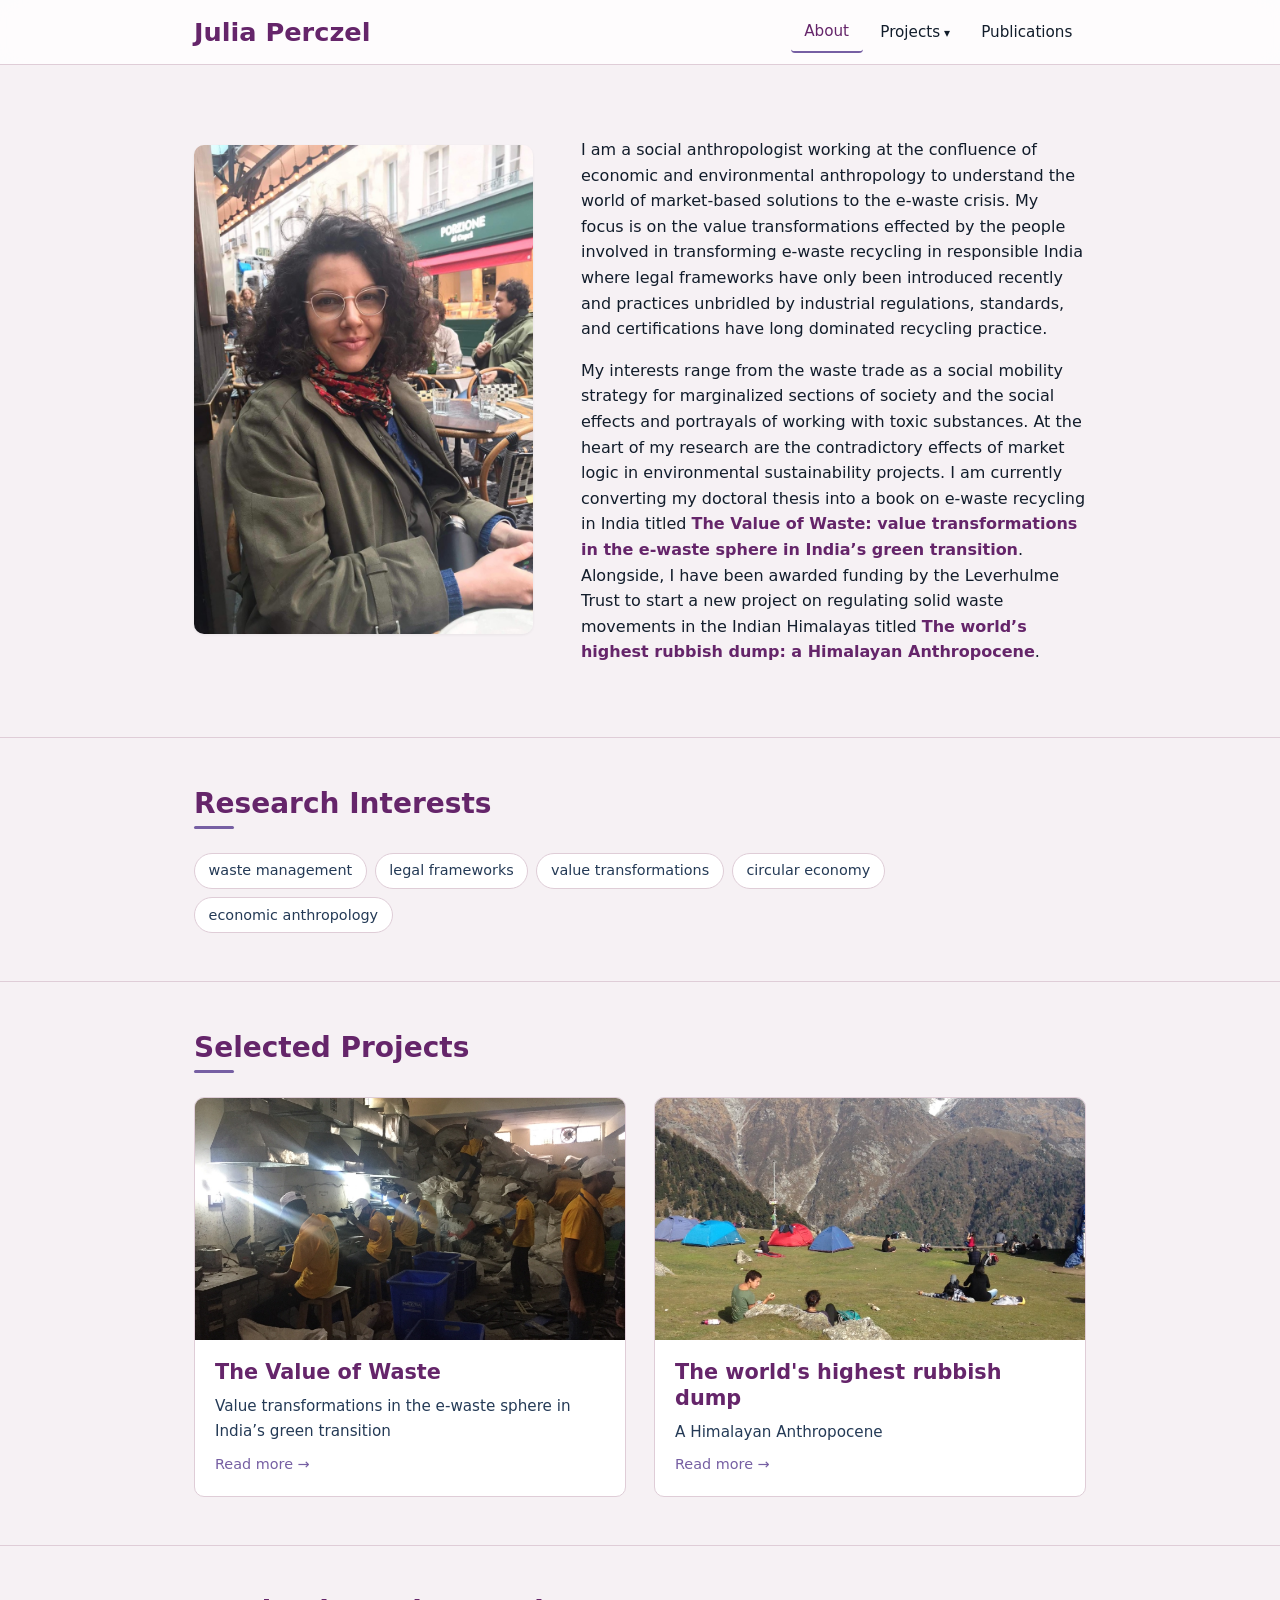
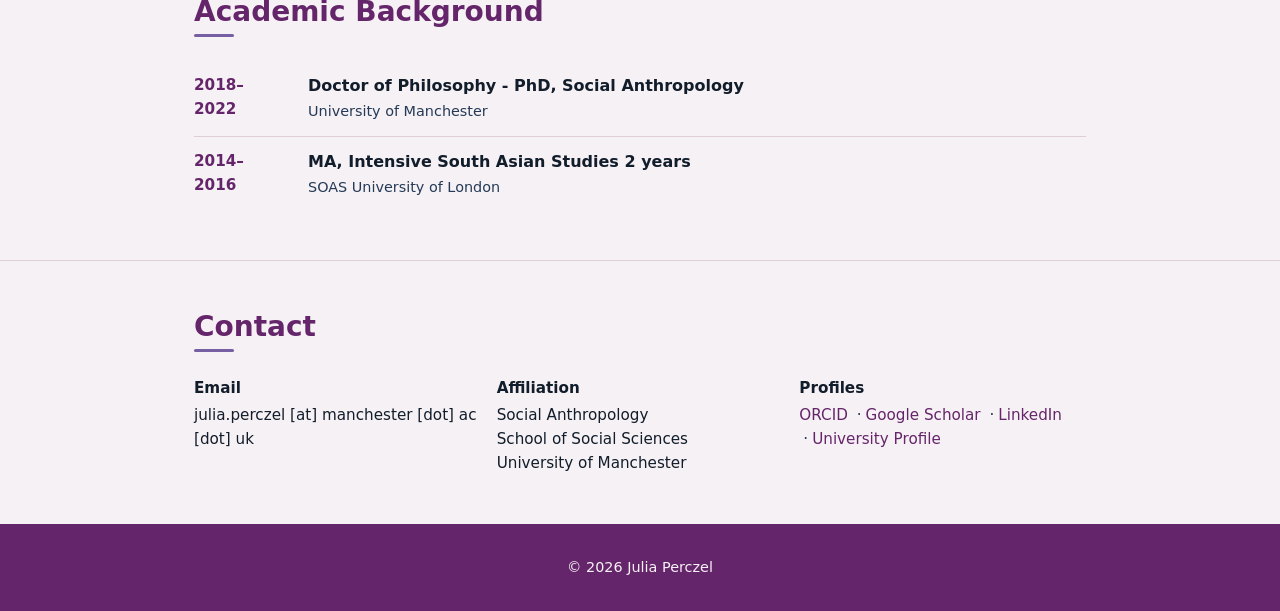
<file: index.html>
<!doctype html><html lang=en><head><meta charset=UTF-8><meta name=viewport content="width=device-width,initial-scale=1"><title>Julia Perczel</title><link rel=canonical href=https://juliaperczel.github.io/><meta name=description content="Julia Perczel - social anthropologist researching market-based solutions to the e-waste crisis and waste in the Indian Himalayas."><meta property="og:title" content="Julia Perczel - Social Anthropologist"><meta property="og:description" content="Julia Perczel - social anthropologist researching market-based solutions to the e-waste crisis and waste in the Indian Himalayas."><meta property="og:type" content="website"><meta property="og:url" content="https://juliaperczel.github.io/"><meta name=twitter:card content="summary"><meta name=twitter:title content="Julia Perczel - Social Anthropologist"><meta name=twitter:description content="Julia Perczel - social anthropologist researching market-based solutions to the e-waste crisis and waste in the Indian Himalayas."><link rel=icon href="data:image/svg+xml,<svg xmlns='http://www.w3.org/2000/svg' viewBox='0 0 64 64'><rect width='64' height='64' rx='10' fill='%23363636'/><text x='32' y='44' font-family='sans-serif' font-size='34' font-weight='700' fill='%23ffffff' text-anchor='middle'>JP</text></svg>"><link rel=stylesheet href=/css/style.css></head><body><header class=site-header><div class=container><a href=/ class=site-title>Julia Perczel</a>
<button class=menu-toggle aria-label="Toggle navigation" aria-expanded=false>
<span></span><span></span><span></span></button><nav><ul class=nav-list id=nav-list><li><a href=/ class=active>About</a></li><li class=dropdown><button type=button class=dropdown-toggle aria-haspopup=true aria-expanded=false>Projects</button><ul class=dropdown-menu><li><a href=/e-waste/>E-Waste</a></li><li><a href=/himalayan-waste/>Himalayan Waste</a></li></ul></li><li><a href=/publications/>Publications</a></li></ul></nav></div></header><main><h1 class=visually-hidden>Julia Perczel</h1><section class=hero><div class="container hero-grid"><img src=/images/profile.jpg alt="Julia Perczel" class=profile-image loading=lazy decoding=async><div class=hero-text><p>I am a social anthropologist working at the confluence of economic and environmental anthropology to
understand the world of market-based solutions to the e-waste crisis. My focus is on the value
transformations effected by the people involved in transforming e-waste recycling in responsible India
where legal frameworks have only been introduced recently and practices unbridled by industrial
regulations, standards, and certifications have long dominated recycling practice.</p><p>My interests range from the waste trade as a social mobility
strategy for marginalized sections of society and the social
effects and portrayals of working with toxic substances. At the
heart of my research are the contradictory effects of market logic
in environmental sustainability projects. I am currently converting
my doctoral thesis into a book on e-waste recycling in India titled
<strong><a href=https://juliaperczel.github.io/e-waste/>The Value of Waste: value transformations in the e-waste sphere
in India’s green transition</a></strong>. Alongside, I have been awarded funding
by the Leverhulme Trust to start a new project on regulating solid
waste movements in the Indian Himalayas titled
<strong><a href=https://juliaperczel.github.io/himalayan-waste/>The world’s highest rubbish dump:
a Himalayan Anthropocene</a></strong>.</p></div></div></section><section><div class=container><h2 class=section-heading>Research Interests</h2><ul class=interests-list><li>waste management</li><li>legal frameworks</li><li>value transformations</li><li>circular economy</li><li>economic anthropology</li></ul></div></section><section><div class=container><h2 class=section-heading>Selected Projects</h2><div class=project-cards><a href=/e-waste/ class=project-card><img src=/images/e-waste-hero.jpg alt loading=lazy decoding=async><div class=project-card-body><h3>The Value of Waste</h3><p>Value transformations in the e-waste sphere in India’s green transition</p><span class=project-card-more>Read more →</span></div></a><a href=/himalayan-waste/ class=project-card><img src=/images/himalayan-hero.jpg alt loading=lazy decoding=async><div class=project-card-body><h3>The world's highest rubbish dump</h3><p>A Himalayan Anthropocene</p><span class=project-card-more>Read more →</span></div></a></div></div></section><section><div class=container><h2 class=section-heading>Academic Background</h2><div class=timeline><div class=timeline-entry><div class=timeline-year>2018–2022</div><div class=timeline-desc><strong>Doctor of Philosophy - PhD, Social Anthropology</strong>
<span>University of Manchester</span></div></div><div class=timeline-entry><div class=timeline-year>2014–2016</div><div class=timeline-desc><strong>MA, Intensive South Asian Studies 2 years</strong>
<span>SOAS University of London</span></div></div></div></div></section><section><div class=container><h2 class=section-heading>Contact</h2><div class=contact-grid><div class=contact-item><strong>Email</strong>
<span>julia.perczel [at] manchester [dot] ac [dot] uk</span></div><div class=contact-item><strong>Affiliation</strong>
<span>Social Anthropology<br>School of Social Sciences<br>University of Manchester</span></div><div class=contact-item><strong>Profiles</strong>
<a href=https://orcid.org/0000-0003-0117-3803 target=_blank rel=noopener>ORCID</a>
<a href="https://scholar.google.com/citations?user=1sy3N78AAAAJ&hl=en&oi=ao" target=_blank rel=noopener>Google Scholar</a>
<a href=https://www.linkedin.com/in/julia-perczel-87187861/ target=_blank rel=noopener>LinkedIn</a>
<a href=https://research.manchester.ac.uk/en/persons/julia.perczel/ target=_blank rel=noopener>University
Profile</a></div></div></div></section></main><footer class=site-footer><div class=container><div class=footer-inner><span>&copy; 2026 Julia Perczel</span></div></div></footer><script>(function(){var e=document.querySelector(".menu-toggle"),t=document.getElementById("nav-list");e.addEventListener("click",function(){var n=t.classList.toggle("open");e.setAttribute("aria-expanded",n)}),document.querySelectorAll(".dropdown-toggle").forEach(function(e){e.addEventListener("click",function(t){t.preventDefault();var n=e.closest(".dropdown"),s=n.classList.toggle("open");e.setAttribute("aria-expanded",s)})}),document.addEventListener("click",function(e){e.target.closest(".dropdown")||document.querySelectorAll(".dropdown.open").forEach(function(e){e.classList.remove("open");var t=e.querySelector(".dropdown-toggle");t&&t.setAttribute("aria-expanded","false")})})})()</script></body></html>
</file>
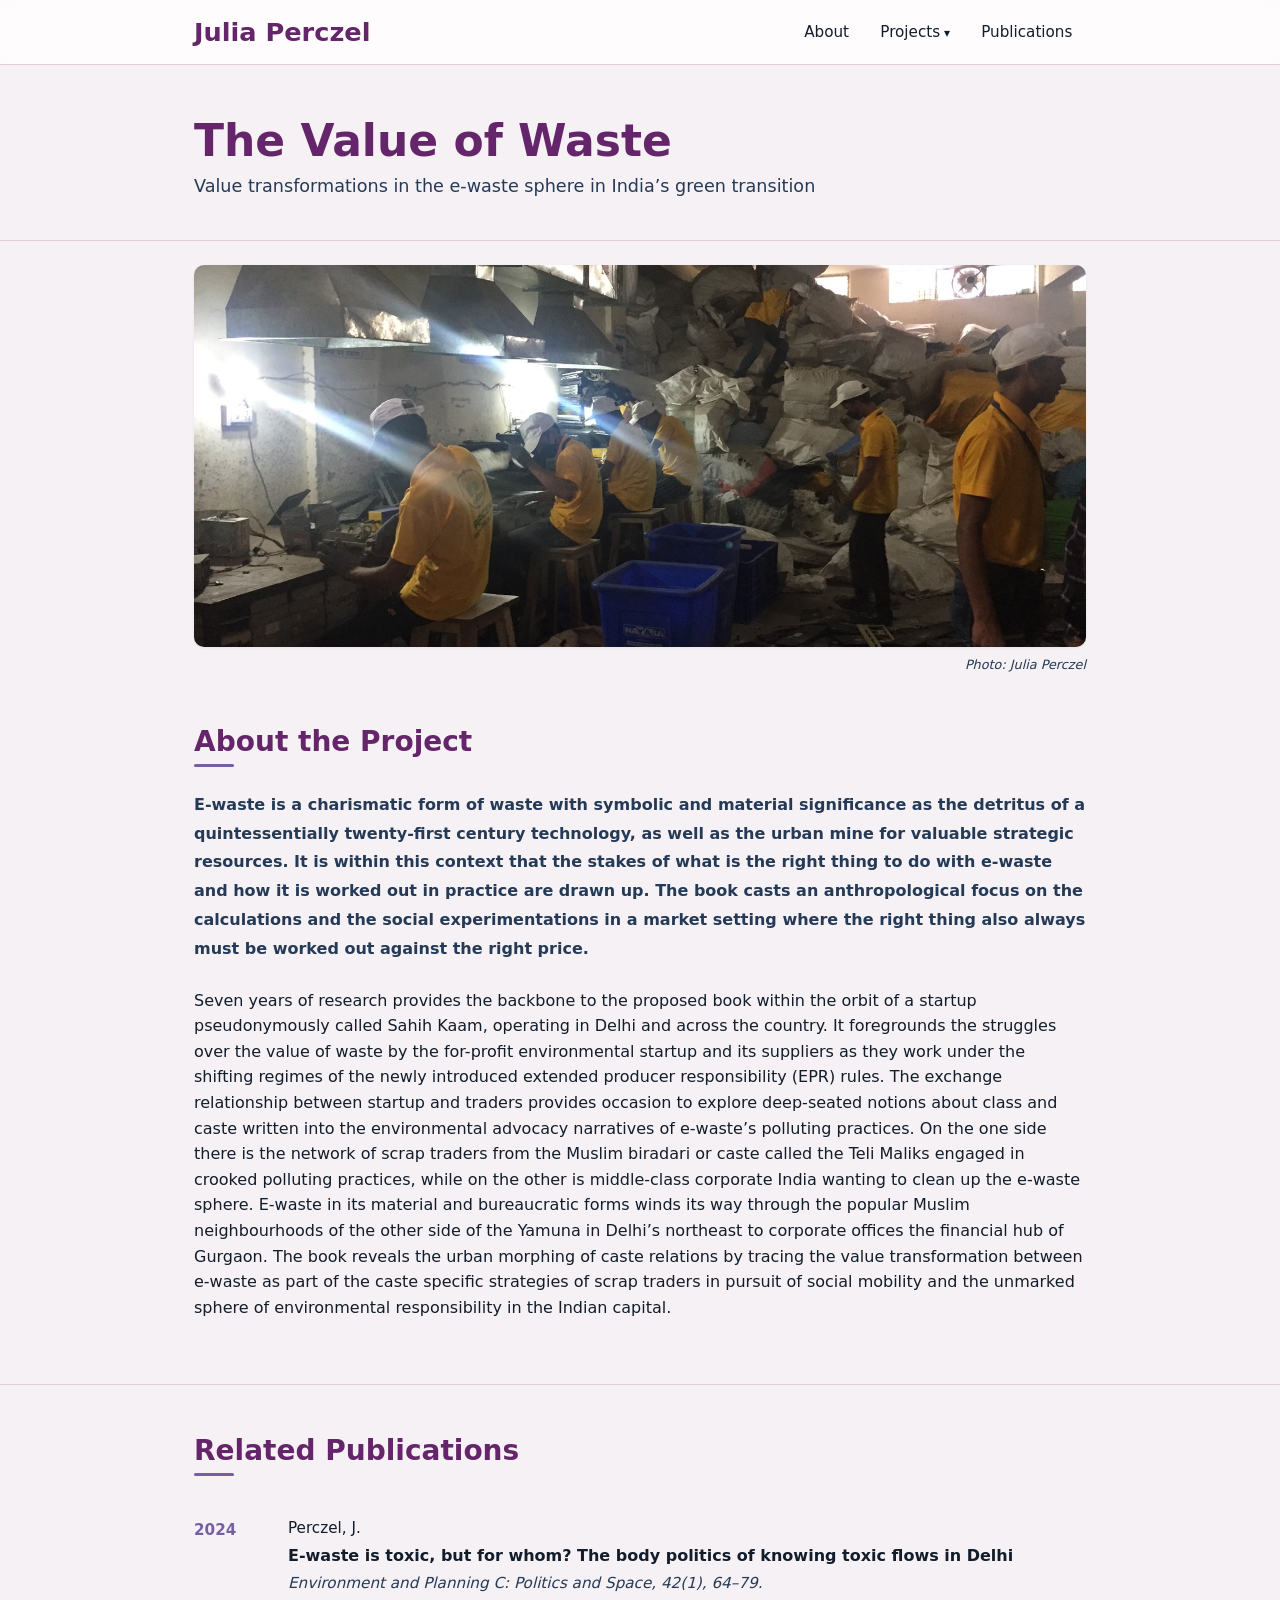
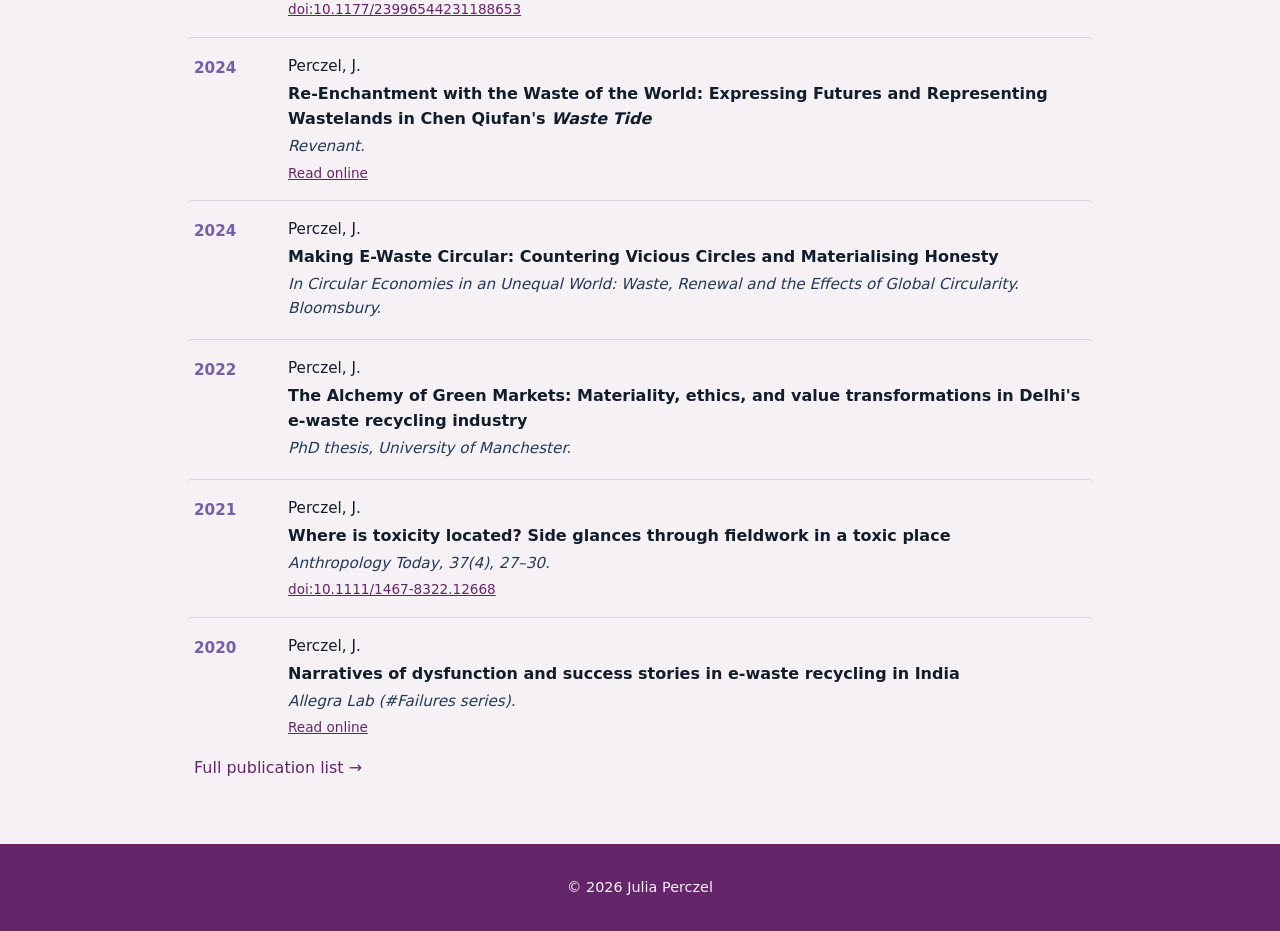
<file: e-waste/index.html>
<!doctype html><html lang=en><head><meta charset=UTF-8><meta name=viewport content="width=device-width,initial-scale=1"><title>The Value of Waste - Julia Perczel</title><link rel=canonical href=https://juliaperczel.github.io/e-waste/><meta name=description content="Julia Perczel - social anthropologist researching market-based solutions to the e-waste crisis and waste in the Indian Himalayas."><meta property="og:title" content="The Value of Waste - Julia Perczel"><meta property="og:description" content="Julia Perczel - social anthropologist researching market-based solutions to the e-waste crisis and waste in the Indian Himalayas."><meta property="og:type" content="website"><meta property="og:url" content="https://juliaperczel.github.io/e-waste/"><meta name=twitter:card content="summary"><meta name=twitter:title content="The Value of Waste - Julia Perczel"><meta name=twitter:description content="Julia Perczel - social anthropologist researching market-based solutions to the e-waste crisis and waste in the Indian Himalayas."><link rel=icon href="data:image/svg+xml,<svg xmlns='http://www.w3.org/2000/svg' viewBox='0 0 64 64'><rect width='64' height='64' rx='10' fill='%23363636'/><text x='32' y='44' font-family='sans-serif' font-size='34' font-weight='700' fill='%23ffffff' text-anchor='middle'>JP</text></svg>"><link rel=stylesheet href=/css/style.css></head><body><header class=site-header><div class=container><a href=/ class=site-title>Julia Perczel</a>
<button class=menu-toggle aria-label="Toggle navigation" aria-expanded=false>
<span></span><span></span><span></span></button><nav><ul class=nav-list id=nav-list><li><a href=/>About</a></li><li class=dropdown><button type=button class="dropdown-toggle active" aria-haspopup=true aria-expanded=false>Projects</button><ul class=dropdown-menu><li><a href=/e-waste/ class=active>E-Waste</a></li><li><a href=/himalayan-waste/>Himalayan Waste</a></li></ul></li><li><a href=/publications/>Publications</a></li></ul></nav></div></header><main><section class=page-header><div class=container><h1>The Value of Waste</h1><p class=subtitle>Value transformations in the e-waste sphere in India’s green transition</p></div></section><section class=project-hero-image><div class=container><img src=/images/e-waste-hero.jpg alt="A pile of assorted electronic components" class=project-hero loading=lazy decoding=async><p class=hero-credit>Photo: Julia Perczel</p></div></section><section><div class=container><h2 class=section-heading>About the Project</h2><div class=project-body><p>E-waste is a charismatic form of waste with symbolic and material significance as the detritus of a
quintessentially twenty-first century technology, as well as the urban mine for valuable strategic resources.
It is within this context that the stakes of what is the right thing to do with e-waste and how it is worked
out in practice are drawn up. The book casts an anthropological focus on the calculations and the social
experimentations in a market setting where the right thing also always must be worked out against the right
price.</p><p>Seven years of research provides the backbone to the proposed book within the orbit of a startup
pseudonymously called Sahih Kaam, operating in Delhi and across the country. It foregrounds the struggles over
the value of waste by the for-profit environmental startup and its suppliers as they work under the shifting
regimes of the newly introduced extended producer responsibility (EPR) rules. The exchange relationship
between startup and traders provides occasion to explore deep-seated notions about class and caste written
into the environmental advocacy narratives of e-waste’s polluting practices. On the one side there is the
network of scrap traders from the Muslim biradari or caste called the Teli Maliks engaged in crooked polluting
practices, while on the other is middle-class corporate India wanting to clean up the e-waste sphere. E-waste
in its material and bureaucratic forms winds its way through the popular Muslim neighbourhoods of the other
side of the Yamuna in Delhi’s northeast to corporate offices the financial hub of Gurgaon. The book reveals
the urban morphing of caste relations by tracing the value transformation between e-waste as part of the caste
specific strategies of scrap traders in pursuit of social mobility and the unmarked sphere of environmental
responsibility in the Indian capital.</p></div></div></section><section><div class=container><h2 class=section-heading>Related Publications</h2><div class=pub-entry><div class=pub-year>2024</div><div class=pub-meta><p class=authors>Perczel, J.</p><p class=pub-title>E-waste is toxic, but for whom? The body politics of knowing toxic flows in Delhi</p><p class=pub-venue>Environment and Planning C: Politics and Space, 42(1), 64–79.</p><p class=pub-doi><a href=https://doi.org/10.1177/23996544231188653 target=_blank rel=noopener>doi:10.1177/23996544231188653</a></p></div></div><div class=pub-entry><div class=pub-year>2024</div><div class=pub-meta><p class=authors>Perczel, J.</p><p class=pub-title>Re-Enchantment with the Waste of the World: Expressing Futures and Representing Wastelands in Chen Qiufan's <em>Waste Tide</em></p><p class=pub-venue>Revenant.</p><p class=pub-doi><a href=https://www.revenantjournal.com/contents/re-enchantment-with-the-waste-of-the-world-expressing-futures-and-representing-wastelands-in-chen-qiufans-waste-tide/ target=_blank rel=noopener>Read online</a></p></div></div><div class=pub-entry><div class=pub-year>2024</div><div class=pub-meta><p class=authors>Perczel, J.</p><p class=pub-title>Making E-Waste Circular: Countering Vicious Circles and Materialising Honesty</p><p class=pub-venue>In <em>Circular Economies in an Unequal World: Waste, Renewal and the Effects of Global Circularity</em>. Bloomsbury.</p></div></div><div class=pub-entry><div class=pub-year>2022</div><div class=pub-meta><p class=authors>Perczel, J.</p><p class=pub-title>The Alchemy of Green Markets: Materiality, ethics, and value transformations in Delhi's e-waste recycling industry</p><p class=pub-venue>PhD thesis, University of Manchester.</p></div></div><div class=pub-entry><div class=pub-year>2021</div><div class=pub-meta><p class=authors>Perczel, J.</p><p class=pub-title>Where is toxicity located? Side glances through fieldwork in a toxic place</p><p class=pub-venue>Anthropology Today, 37(4), 27–30.</p><p class=pub-doi><a href=https://doi.org/10.1111/1467-8322.12668 target=_blank rel=noopener>doi:10.1111/1467-8322.12668</a></p></div></div><div class=pub-entry><div class=pub-year>2020</div><div class=pub-meta><p class=authors>Perczel, J.</p><p class=pub-title>Narratives of dysfunction and success stories in e-waste recycling in India</p><p class=pub-venue>Allegra Lab (#Failures series).</p><p class=pub-doi><a href=https://allegralaboratory.net/narratives-of-dysfunction-and-success-stories-in-e-waste-recycling-in-india/ target=_blank rel=noopener>Read online</a></p></div></div><p class=pub-more><a href=/publications/>Full publication list →</a></p></div></section></main><footer class=site-footer><div class=container><div class=footer-inner><span>&copy; 2026 Julia Perczel</span></div></div></footer><script>(function(){var e=document.querySelector(".menu-toggle"),t=document.getElementById("nav-list");e.addEventListener("click",function(){var n=t.classList.toggle("open");e.setAttribute("aria-expanded",n)}),document.querySelectorAll(".dropdown-toggle").forEach(function(e){e.addEventListener("click",function(t){t.preventDefault();var n=e.closest(".dropdown"),s=n.classList.toggle("open");e.setAttribute("aria-expanded",s)})}),document.addEventListener("click",function(e){e.target.closest(".dropdown")||document.querySelectorAll(".dropdown.open").forEach(function(e){e.classList.remove("open");var t=e.querySelector(".dropdown-toggle");t&&t.setAttribute("aria-expanded","false")})})})()</script></body></html>
</file>
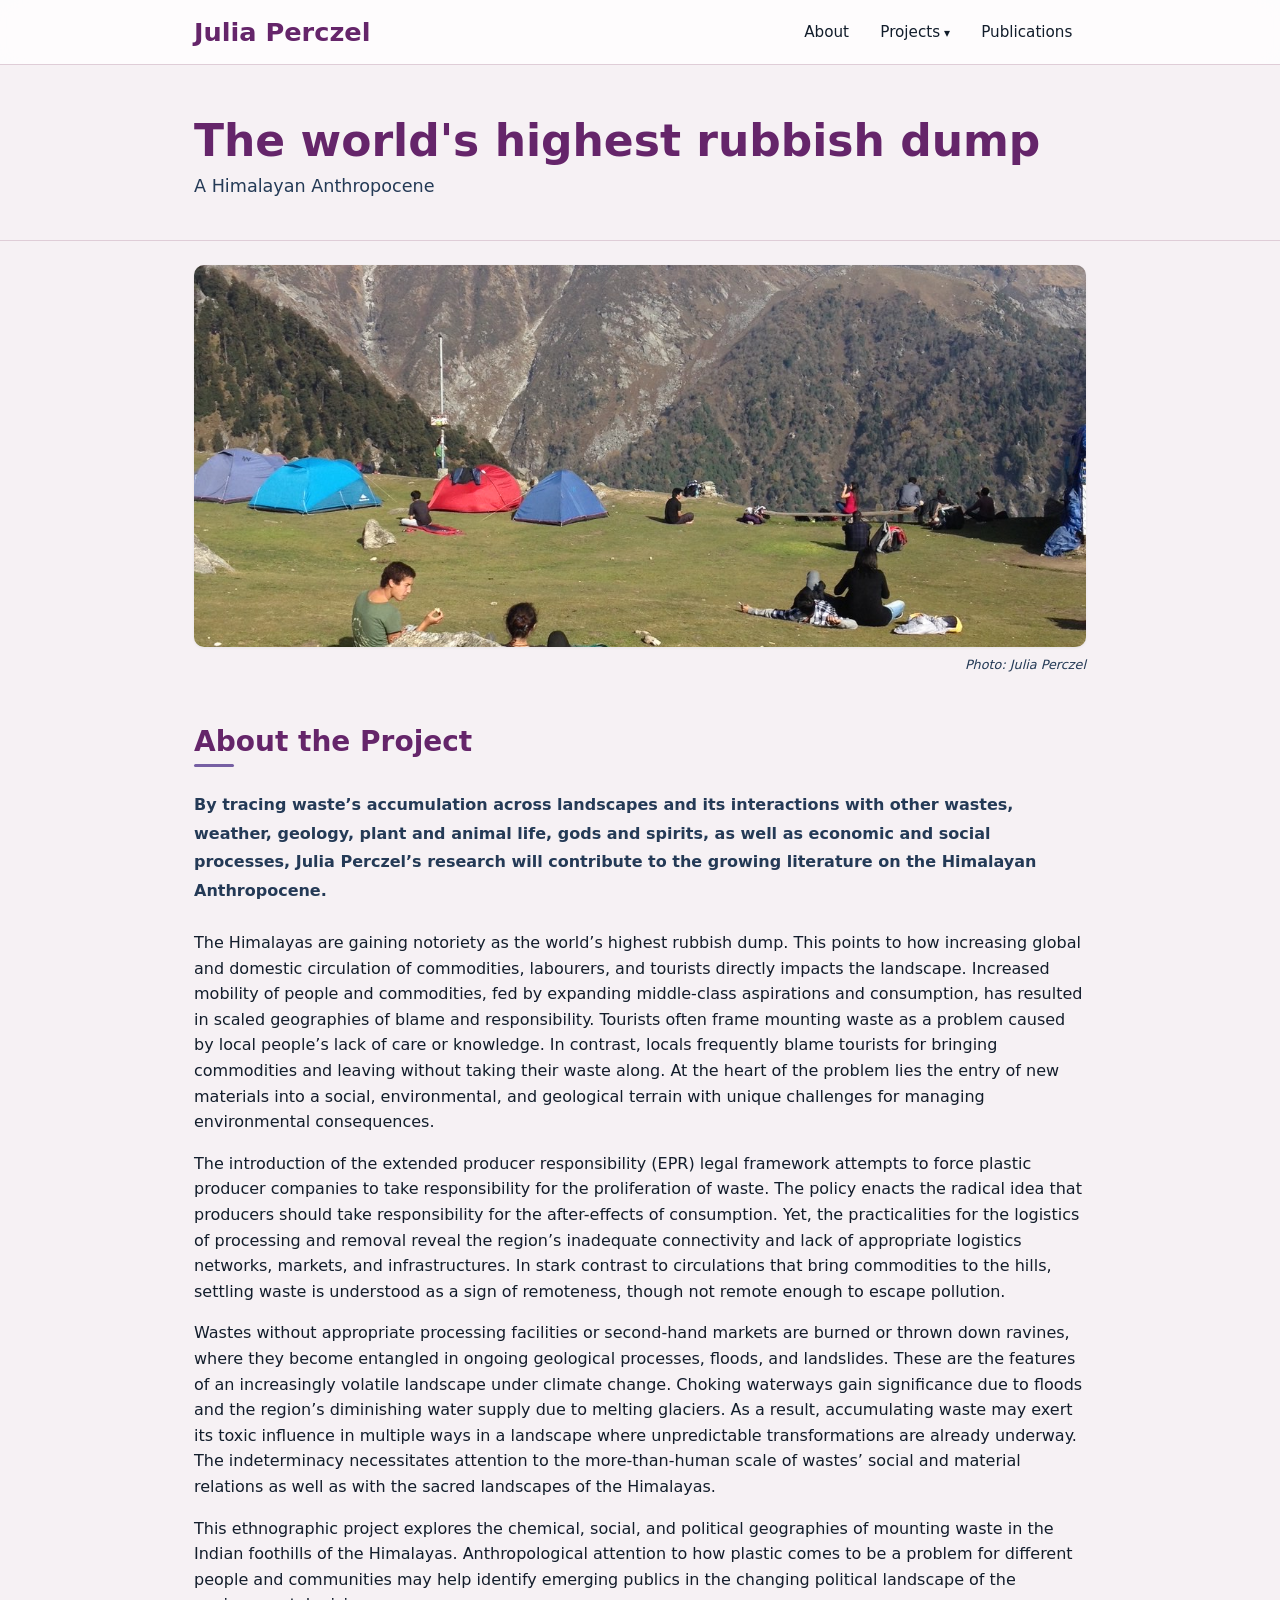
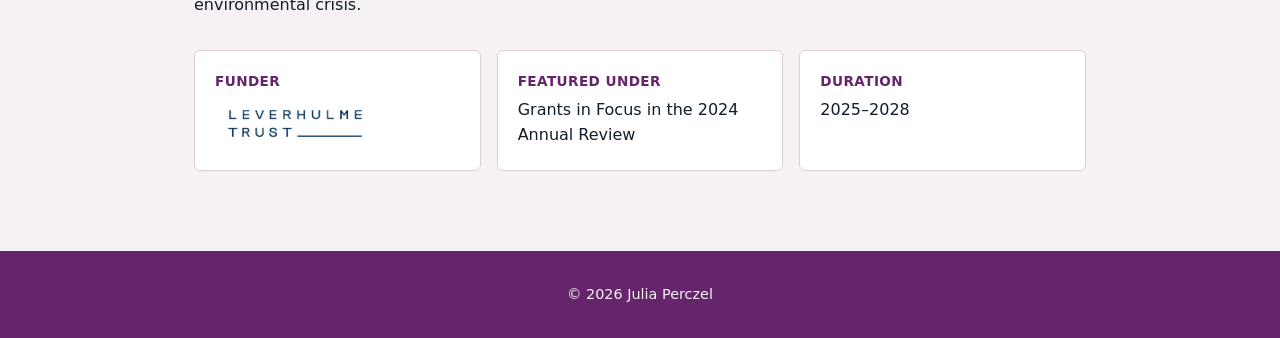
<file: himalayan-waste/index.html>
<!doctype html><html lang=en><head><meta charset=UTF-8><meta name=viewport content="width=device-width,initial-scale=1"><title>The world's highest rubbish dump - Julia Perczel</title><link rel=canonical href=https://juliaperczel.github.io/himalayan-waste/><meta name=description content="Julia Perczel - social anthropologist researching market-based solutions to the e-waste crisis and waste in the Indian Himalayas."><meta property="og:title" content="The world's highest rubbish dump - Julia Perczel"><meta property="og:description" content="Julia Perczel - social anthropologist researching market-based solutions to the e-waste crisis and waste in the Indian Himalayas."><meta property="og:type" content="website"><meta property="og:url" content="https://juliaperczel.github.io/himalayan-waste/"><meta name=twitter:card content="summary"><meta name=twitter:title content="The world's highest rubbish dump - Julia Perczel"><meta name=twitter:description content="Julia Perczel - social anthropologist researching market-based solutions to the e-waste crisis and waste in the Indian Himalayas."><link rel=icon href="data:image/svg+xml,<svg xmlns='http://www.w3.org/2000/svg' viewBox='0 0 64 64'><rect width='64' height='64' rx='10' fill='%23363636'/><text x='32' y='44' font-family='sans-serif' font-size='34' font-weight='700' fill='%23ffffff' text-anchor='middle'>JP</text></svg>"><link rel=stylesheet href=/css/style.css></head><body><header class=site-header><div class=container><a href=/ class=site-title>Julia Perczel</a>
<button class=menu-toggle aria-label="Toggle navigation" aria-expanded=false>
<span></span><span></span><span></span></button><nav><ul class=nav-list id=nav-list><li><a href=/>About</a></li><li class=dropdown><button type=button class="dropdown-toggle active" aria-haspopup=true aria-expanded=false>Projects</button><ul class=dropdown-menu><li><a href=/e-waste/>E-Waste</a></li><li><a href=/himalayan-waste/ class=active>Himalayan Waste</a></li></ul></li><li><a href=/publications/>Publications</a></li></ul></nav></div></header><main><section class=page-header><div class=container><h1>The world's highest rubbish dump</h1><p class=subtitle>A Himalayan Anthropocene</p></div></section><section class=project-hero-image><div class=container><img src=/images/himalayan-hero.jpg alt="Snow-covered rocky mountain" class=project-hero loading=lazy decoding=async><p class=hero-credit>Photo: Julia Perczel</p></div></section><section><div class=container><h2 class=section-heading>About the Project</h2><div class=project-body><p>By tracing waste’s accumulation across landscapes and its interactions with other wastes, weather, geology,
plant and animal life, gods and spirits, as well as economic and social processes, Julia Perczel’s research
will contribute to the growing literature on the Himalayan Anthropocene.</p><p>The Himalayas are gaining notoriety as the world’s highest rubbish dump. This points to how increasing global
and domestic circulation of commodities, labourers, and tourists directly impacts the landscape. Increased
mobility of people and commodities, fed by expanding middle-class aspirations and consumption, has resulted in
scaled geographies of blame and responsibility. Tourists often frame mounting waste as a problem caused by
local people’s lack of care or knowledge. In contrast, locals frequently blame tourists for bringing
commodities and leaving without taking their waste along. At the heart of the problem lies the entry of new
materials into a social, environmental, and geological terrain with unique challenges for managing
environmental consequences.</p><p>The introduction of the extended producer responsibility (EPR) legal framework attempts to force plastic
producer companies to take responsibility for the proliferation of waste. The policy enacts the radical idea
that producers should take responsibility for the after-effects of consumption. Yet, the practicalities for
the logistics of processing and removal reveal the region’s inadequate connectivity and lack of appropriate
logistics networks, markets, and infrastructures. In stark contrast to circulations that bring commodities to
the hills, settling waste is understood as a sign of remoteness, though not remote enough to escape pollution.</p><p>Wastes without appropriate processing facilities or second-hand markets are burned or thrown down ravines,
where they become entangled in ongoing geological processes, floods, and landslides. These are the features of
an increasingly volatile landscape under climate change. Choking waterways gain significance due to floods and
the region’s diminishing water supply due to melting glaciers. As a result, accumulating waste may exert its
toxic influence in multiple ways in a landscape where unpredictable transformations are already underway. The
indeterminacy necessitates attention to the more-than-human scale of wastes’ social and material relations as
well as with the sacred landscapes of the Himalayas.</p><p>This ethnographic project explores the chemical, social, and political geographies of mounting waste in the
Indian foothills of the Himalayas. Anthropological attention to how plastic comes to be a problem for
different people and communities may help identify emerging publics in the changing political landscape of the
environmental crisis.</p></div><div class=detail-cards><div class=detail-card><strong>Funder</strong>
<a class=detail-link href=https://www.leverhulme.ac.uk/ target=_blank rel=noopener><img class=detail-logo src=/images/Leverhulme_Trust_RGB_blue.jpg alt="Leverhulme Trust"></a></div><div class=detail-card><strong>Featured under</strong>
<a class=detail-link href="https://www.flipsnack.com/leverhulmetrust/2024-annual-review/full-view.html?p=60" target=_blank rel=noopener>Grants in Focus in the 2024 Annual Review</a></div><div class=detail-card><strong>Duration</strong>
2025–2028</div></div></div></section></main><footer class=site-footer><div class=container><div class=footer-inner><span>&copy; 2026 Julia Perczel</span></div></div></footer><script>(function(){var e=document.querySelector(".menu-toggle"),t=document.getElementById("nav-list");e.addEventListener("click",function(){var n=t.classList.toggle("open");e.setAttribute("aria-expanded",n)}),document.querySelectorAll(".dropdown-toggle").forEach(function(e){e.addEventListener("click",function(t){t.preventDefault();var n=e.closest(".dropdown"),s=n.classList.toggle("open");e.setAttribute("aria-expanded",s)})}),document.addEventListener("click",function(e){e.target.closest(".dropdown")||document.querySelectorAll(".dropdown.open").forEach(function(e){e.classList.remove("open");var t=e.querySelector(".dropdown-toggle");t&&t.setAttribute("aria-expanded","false")})})})()</script></body></html>
</file>
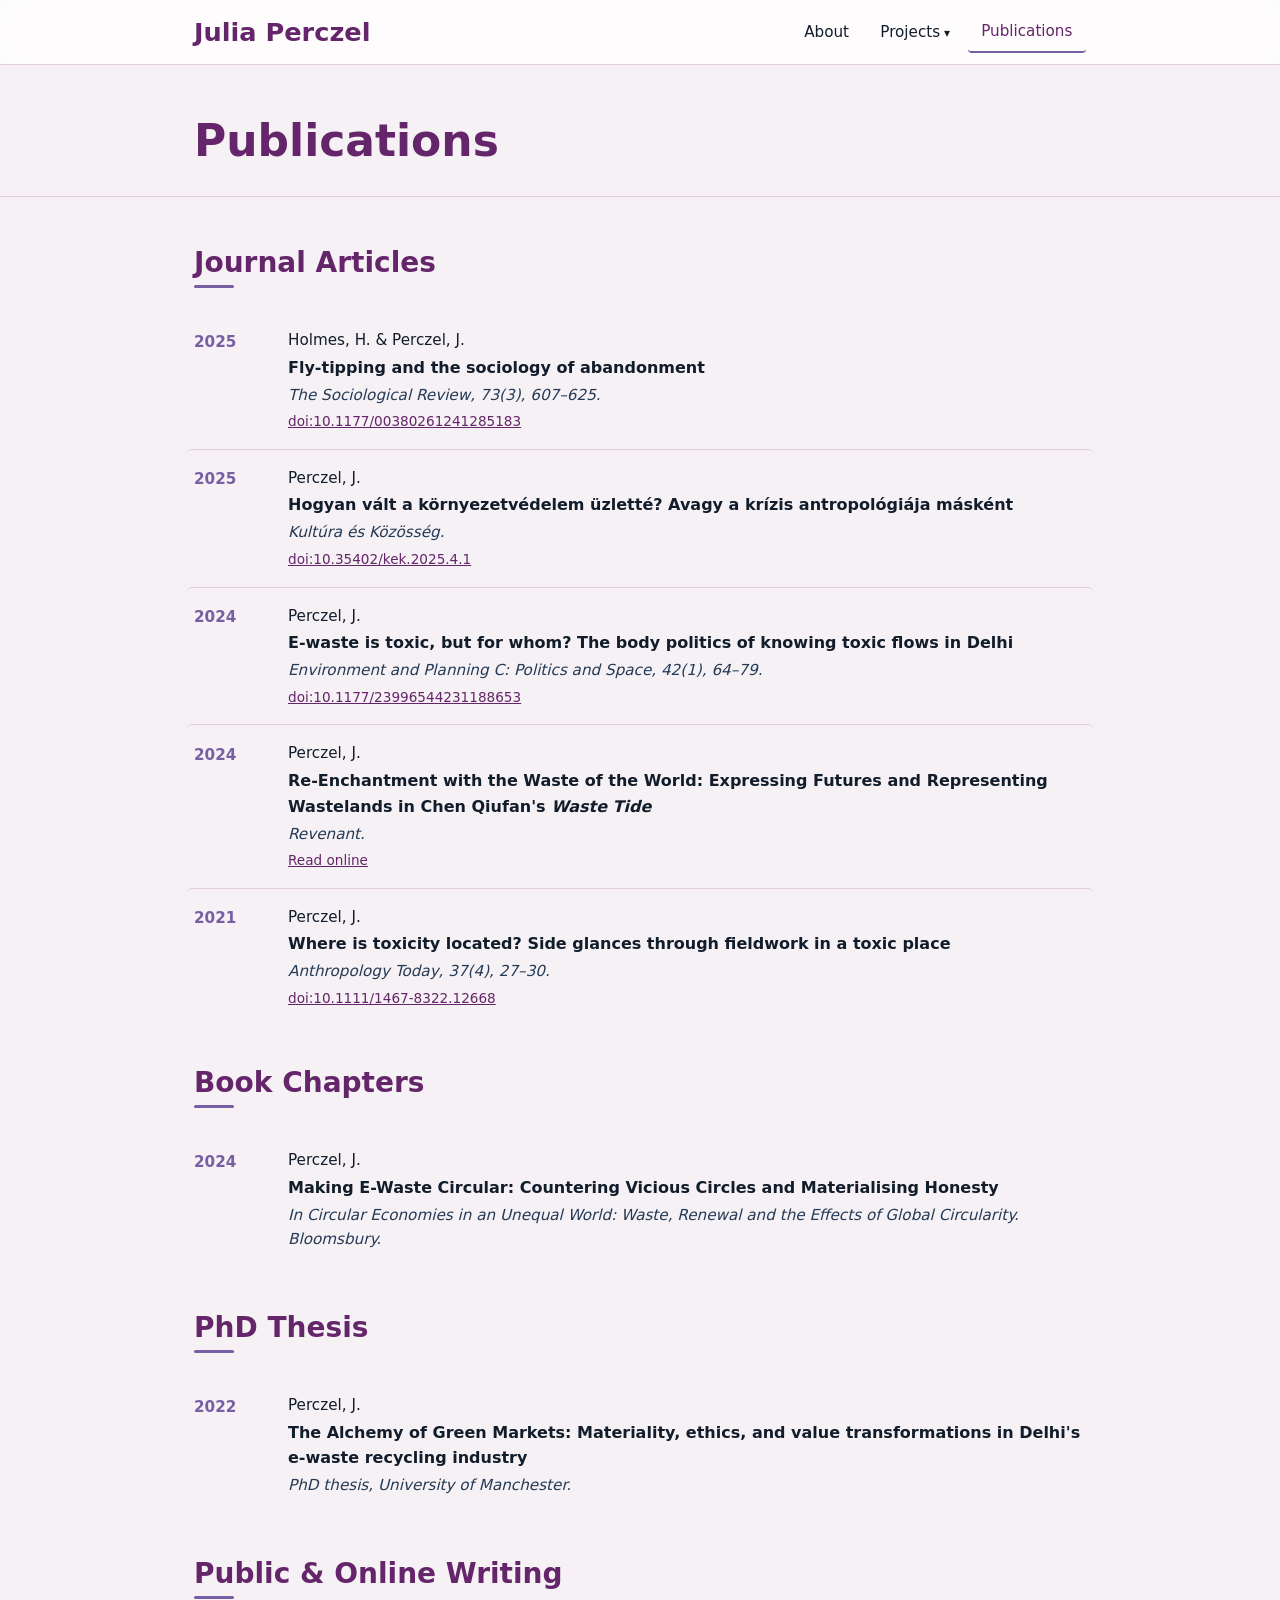
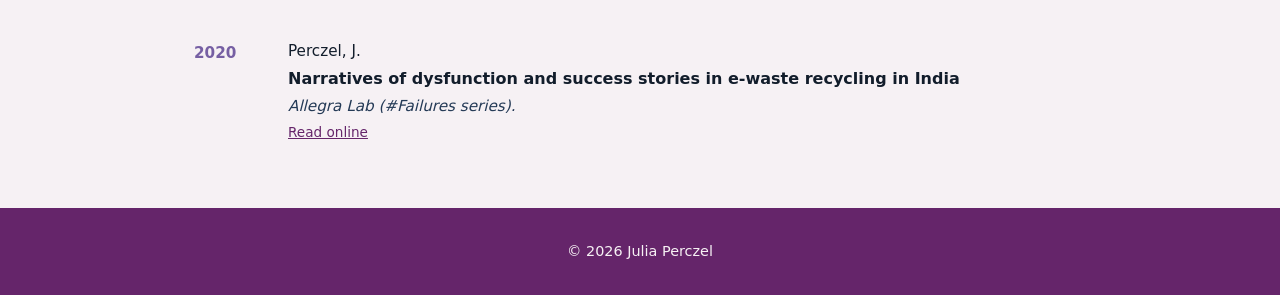
<file: publications/index.html>
<!doctype html><html lang=en><head><meta charset=UTF-8><meta name=viewport content="width=device-width,initial-scale=1"><title>Publications - Julia Perczel</title><link rel=canonical href=https://juliaperczel.github.io/publications/><meta name=description content="Julia Perczel - social anthropologist researching market-based solutions to the e-waste crisis and waste in the Indian Himalayas."><meta property="og:title" content="Publications - Julia Perczel"><meta property="og:description" content="Julia Perczel - social anthropologist researching market-based solutions to the e-waste crisis and waste in the Indian Himalayas."><meta property="og:type" content="website"><meta property="og:url" content="https://juliaperczel.github.io/publications/"><meta name=twitter:card content="summary"><meta name=twitter:title content="Publications - Julia Perczel"><meta name=twitter:description content="Julia Perczel - social anthropologist researching market-based solutions to the e-waste crisis and waste in the Indian Himalayas."><link rel=icon href="data:image/svg+xml,<svg xmlns='http://www.w3.org/2000/svg' viewBox='0 0 64 64'><rect width='64' height='64' rx='10' fill='%23363636'/><text x='32' y='44' font-family='sans-serif' font-size='34' font-weight='700' fill='%23ffffff' text-anchor='middle'>JP</text></svg>"><link rel=stylesheet href=/css/style.css></head><body><header class=site-header><div class=container><a href=/ class=site-title>Julia Perczel</a>
<button class=menu-toggle aria-label="Toggle navigation" aria-expanded=false>
<span></span><span></span><span></span></button><nav><ul class=nav-list id=nav-list><li><a href=/>About</a></li><li class=dropdown><button type=button class=dropdown-toggle aria-haspopup=true aria-expanded=false>Projects</button><ul class=dropdown-menu><li><a href=/e-waste/>E-Waste</a></li><li><a href=/himalayan-waste/>Himalayan Waste</a></li></ul></li><li><a href=/publications/ class=active>Publications</a></li></ul></nav></div></header><main><section class=page-header><div class=container><h1>Publications</h1></div></section><section><div class=container><div class=pub-group><h2 class=section-heading>Journal Articles</h2><div class=pub-entry><div class=pub-year>2025</div><div class=pub-meta><p class=authors>Holmes, H. & Perczel, J.</p><p class=pub-title>Fly-tipping and the sociology of abandonment</p><p class=pub-venue>The Sociological Review, 73(3), 607–625.</p><p class=pub-doi><a href=https://doi.org/10.1177/00380261241285183 target=_blank rel=noopener>doi:10.1177/00380261241285183</a></p></div></div><div class=pub-entry><div class=pub-year>2025</div><div class=pub-meta><p class=authors>Perczel, J.</p><p class=pub-title lang=hu>Hogyan vált a környezetvédelem üzletté? Avagy a krízis antropológiája másként</p><p class=pub-venue lang=hu>Kultúra és Közösség.</p><p class=pub-doi><a href=https://doi.org/10.35402/kek.2025.4.1 target=_blank rel=noopener>doi:10.35402/kek.2025.4.1</a></p></div></div><div class=pub-entry><div class=pub-year>2024</div><div class=pub-meta><p class=authors>Perczel, J.</p><p class=pub-title>E-waste is toxic, but for whom? The body politics of knowing toxic flows in Delhi</p><p class=pub-venue>Environment and Planning C: Politics and Space, 42(1), 64–79.</p><p class=pub-doi><a href=https://doi.org/10.1177/23996544231188653 target=_blank rel=noopener>doi:10.1177/23996544231188653</a></p></div></div><div class=pub-entry><div class=pub-year>2024</div><div class=pub-meta><p class=authors>Perczel, J.</p><p class=pub-title>Re-Enchantment with the Waste of the World: Expressing Futures and Representing Wastelands in Chen Qiufan's <em>Waste Tide</em></p><p class=pub-venue>Revenant.</p><p class=pub-doi><a href=https://www.revenantjournal.com/contents/re-enchantment-with-the-waste-of-the-world-expressing-futures-and-representing-wastelands-in-chen-qiufans-waste-tide/ target=_blank rel=noopener>Read online</a></p></div></div><div class=pub-entry><div class=pub-year>2021</div><div class=pub-meta><p class=authors>Perczel, J.</p><p class=pub-title>Where is toxicity located? Side glances through fieldwork in a toxic place</p><p class=pub-venue>Anthropology Today, 37(4), 27–30.</p><p class=pub-doi><a href=https://doi.org/10.1111/1467-8322.12668 target=_blank rel=noopener>doi:10.1111/1467-8322.12668</a></p></div></div></div><div class=pub-group><h2 class=section-heading>Book Chapters</h2><div class=pub-entry><div class=pub-year>2024</div><div class=pub-meta><p class=authors>Perczel, J.</p><p class=pub-title>Making E-Waste Circular: Countering Vicious Circles and Materialising Honesty</p><p class=pub-venue>In <em>Circular Economies in an Unequal World: Waste, Renewal and the Effects of Global Circularity</em>. Bloomsbury.</p></div></div></div><div class=pub-group><h2 class=section-heading>PhD Thesis</h2><div class=pub-entry><div class=pub-year>2022</div><div class=pub-meta><p class=authors>Perczel, J.</p><p class=pub-title>The Alchemy of Green Markets: Materiality, ethics, and value transformations in Delhi's e-waste recycling industry</p><p class=pub-venue>PhD thesis, University of Manchester.</p></div></div></div><div class=pub-group><h2 class=section-heading>Public & Online Writing</h2><div class=pub-entry><div class=pub-year>2020</div><div class=pub-meta><p class=authors>Perczel, J.</p><p class=pub-title>Narratives of dysfunction and success stories in e-waste recycling in India</p><p class=pub-venue>Allegra Lab (#Failures series).</p><p class=pub-doi><a href=https://allegralaboratory.net/narratives-of-dysfunction-and-success-stories-in-e-waste-recycling-in-india/ target=_blank rel=noopener>Read online</a></p></div></div></div></div></section></main><footer class=site-footer><div class=container><div class=footer-inner><span>&copy; 2026 Julia Perczel</span></div></div></footer><script>(function(){var e=document.querySelector(".menu-toggle"),t=document.getElementById("nav-list");e.addEventListener("click",function(){var n=t.classList.toggle("open");e.setAttribute("aria-expanded",n)}),document.querySelectorAll(".dropdown-toggle").forEach(function(e){e.addEventListener("click",function(t){t.preventDefault();var n=e.closest(".dropdown"),s=n.classList.toggle("open");e.setAttribute("aria-expanded",s)})}),document.addEventListener("click",function(e){e.target.closest(".dropdown")||document.querySelectorAll(".dropdown.open").forEach(function(e){e.classList.remove("open");var t=e.querySelector(".dropdown-toggle");t&&t.setAttribute("aria-expanded","false")})})})()</script></body></html>
</file>
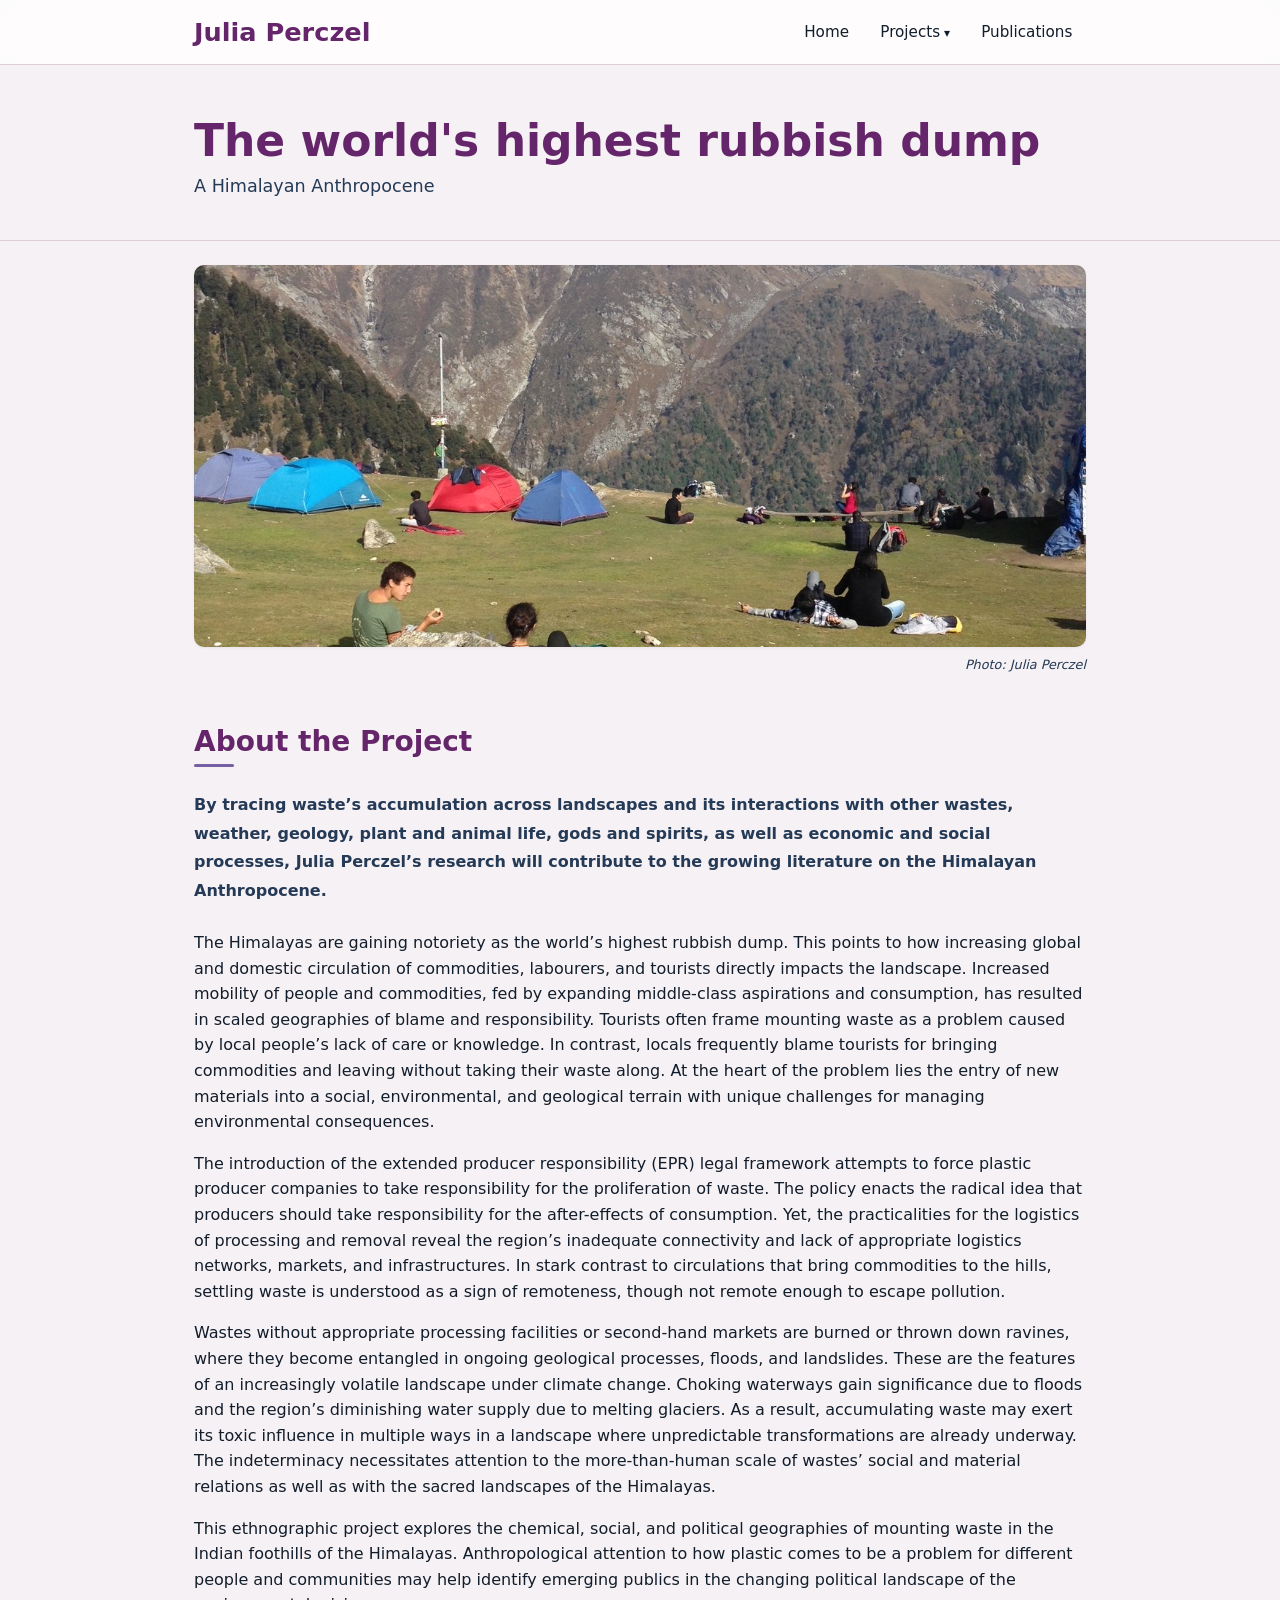
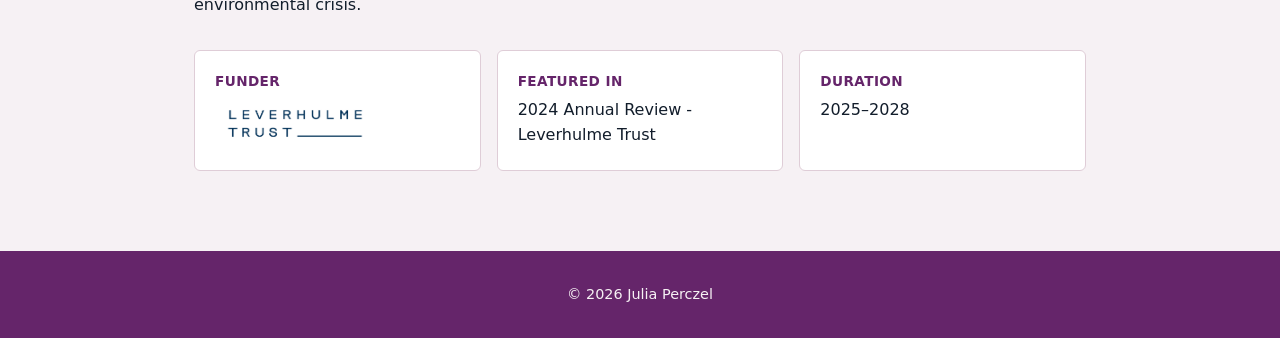
<file: himalayan-waste.html>
<!doctype html><html lang=en><head><meta charset=UTF-8><meta name=viewport content="width=device-width,initial-scale=1"><title>The world's highest rubbish dump — Julia Perczel</title><link rel=canonical href=https://japerc.github.io/himalayan-waste.html><meta name=description content="Julia Perczel — social anthropologist researching market-based solutions to the e-waste crisis and waste in the Indian Himalayas."><meta property="og:title" content="The world's highest rubbish dump — Julia Perczel"><meta property="og:description" content="Julia Perczel — social anthropologist researching market-based solutions to the e-waste crisis and waste in the Indian Himalayas."><meta property="og:type" content="website"><meta property="og:url" content="https://japerc.github.io/himalayan-waste.html"><meta property="og:image" content="https://japerc.github.io/images/himalayan-hero.jpg"><meta name=twitter:card content="summary_large_image"><meta name=twitter:title content="The world's highest rubbish dump — Julia Perczel"><meta name=twitter:description content="Julia Perczel — social anthropologist researching market-based solutions to the e-waste crisis and waste in the Indian Himalayas."><meta name=twitter:image content="https://japerc.github.io/images/himalayan-hero.jpg"><link rel=icon href="data:image/svg+xml,<svg xmlns='http://www.w3.org/2000/svg' viewBox='0 0 64 64'><rect width='64' height='64' rx='10' fill='%23363636'/><text x='32' y='44' font-family='sans-serif' font-size='34' font-weight='700' fill='%23ffffff' text-anchor='middle'>JP</text></svg>"><link rel=stylesheet href=/css/style.css></head><body><header class=site-header><div class=container><a href=/ class=site-title>Julia Perczel</a>
<button class=menu-toggle aria-label="Toggle navigation" aria-expanded=false>
<span></span><span></span><span></span></button><nav><ul class=nav-list id=nav-list><li><a href=/>Home</a></li><li class=dropdown><button type=button class="dropdown-toggle active" aria-haspopup=true aria-expanded=false>Projects</button><ul class=dropdown-menu><li><a href=/e-waste.html>E-Waste</a></li><li><a href=/himalayan-waste.html class=active>Himalayan Waste</a></li></ul></li><li><a href=/publications.html>Publications</a></li></ul></nav></div></header><main><section class=page-header><div class=container><h1>The world's highest rubbish dump</h1><p class=subtitle>A Himalayan Anthropocene</p></div></section><section class=project-hero-image><div class=container><img src=/images/himalayan-hero.jpg alt="Snow-covered rocky mountain" class=project-hero loading=lazy decoding=async><p class=hero-credit>Photo: Julia Perczel</p></div></section><section><div class=container><h2 class=section-heading>About the Project</h2><div class=project-body><p>By tracing waste’s accumulation across landscapes and its interactions with other wastes, weather, geology,
plant and animal life, gods and spirits, as well as economic and social processes, Julia Perczel’s research
will contribute to the growing literature on the Himalayan Anthropocene.</p><p>The Himalayas are gaining notoriety as the world’s highest rubbish dump. This points to how increasing global
and domestic circulation of commodities, labourers, and tourists directly impacts the landscape. Increased
mobility of people and commodities, fed by expanding middle-class aspirations and consumption, has resulted in
scaled geographies of blame and responsibility. Tourists often frame mounting waste as a problem caused by
local people’s lack of care or knowledge. In contrast, locals frequently blame tourists for bringing
commodities and leaving without taking their waste along. At the heart of the problem lies the entry of new
materials into a social, environmental, and geological terrain with unique challenges for managing
environmental consequences.</p><p>The introduction of the extended producer responsibility (EPR) legal framework attempts to force plastic
producer companies to take responsibility for the proliferation of waste. The policy enacts the radical idea
that producers should take responsibility for the after-effects of consumption. Yet, the practicalities for
the logistics of processing and removal reveal the region’s inadequate connectivity and lack of appropriate
logistics networks, markets, and infrastructures. In stark contrast to circulations that bring commodities to
the hills, settling waste is understood as a sign of remoteness, though not remote enough to escape pollution.</p><p>Wastes without appropriate processing facilities or second-hand markets are burned or thrown down ravines,
where they become entangled in ongoing geological processes, floods, and landslides. These are the features of
an increasingly volatile landscape under climate change. Choking waterways gain significance due to floods and
the region’s diminishing water supply due to melting glaciers. As a result, accumulating waste may exert its
toxic influence in multiple ways in a landscape where unpredictable transformations are already underway. The
indeterminacy necessitates attention to the more-than-human scale of wastes’ social and material relations as
well as with the sacred landscapes of the Himalayas.</p><p>This ethnographic project explores the chemical, social, and political geographies of mounting waste in the
Indian foothills of the Himalayas. Anthropological attention to how plastic comes to be a problem for
different people and communities may help identify emerging publics in the changing political landscape of the
environmental crisis.</p></div><div class=detail-cards><div class=detail-card><strong>Funder</strong>
<a class=detail-link href=https://www.leverhulme.ac.uk/ target=_blank rel=noopener><img class=detail-logo src=/images/Leverhulme_Trust_RGB_blue.jpg alt="Leverhulme Trust"></a></div><div class=detail-card><strong>Featured in</strong>
<a class=detail-link href="https://www.flipsnack.com/leverhulmetrust/2024-annual-review/full-view.html?p=60" target=_blank rel=noopener>2024 Annual Review - Leverhulme Trust</a></div><div class=detail-card><strong>Duration</strong>
2025–2028</div></div></div></section></main><footer class=site-footer><div class=container><div class=footer-inner><span>&copy; 2026 Julia Perczel</span></div></div></footer><script>(function(){var e=document.querySelector(".menu-toggle"),t=document.getElementById("nav-list");e.addEventListener("click",function(){var n=t.classList.toggle("open");e.setAttribute("aria-expanded",n)}),document.querySelectorAll(".dropdown-toggle").forEach(function(e){e.addEventListener("click",function(t){t.preventDefault();var n=e.closest(".dropdown"),s=n.classList.toggle("open");e.setAttribute("aria-expanded",s)})}),document.addEventListener("click",function(e){e.target.closest(".dropdown")||document.querySelectorAll(".dropdown.open").forEach(function(e){e.classList.remove("open");var t=e.querySelector(".dropdown-toggle");t&&t.setAttribute("aria-expanded","false")})})})()</script></body></html>
</file>
